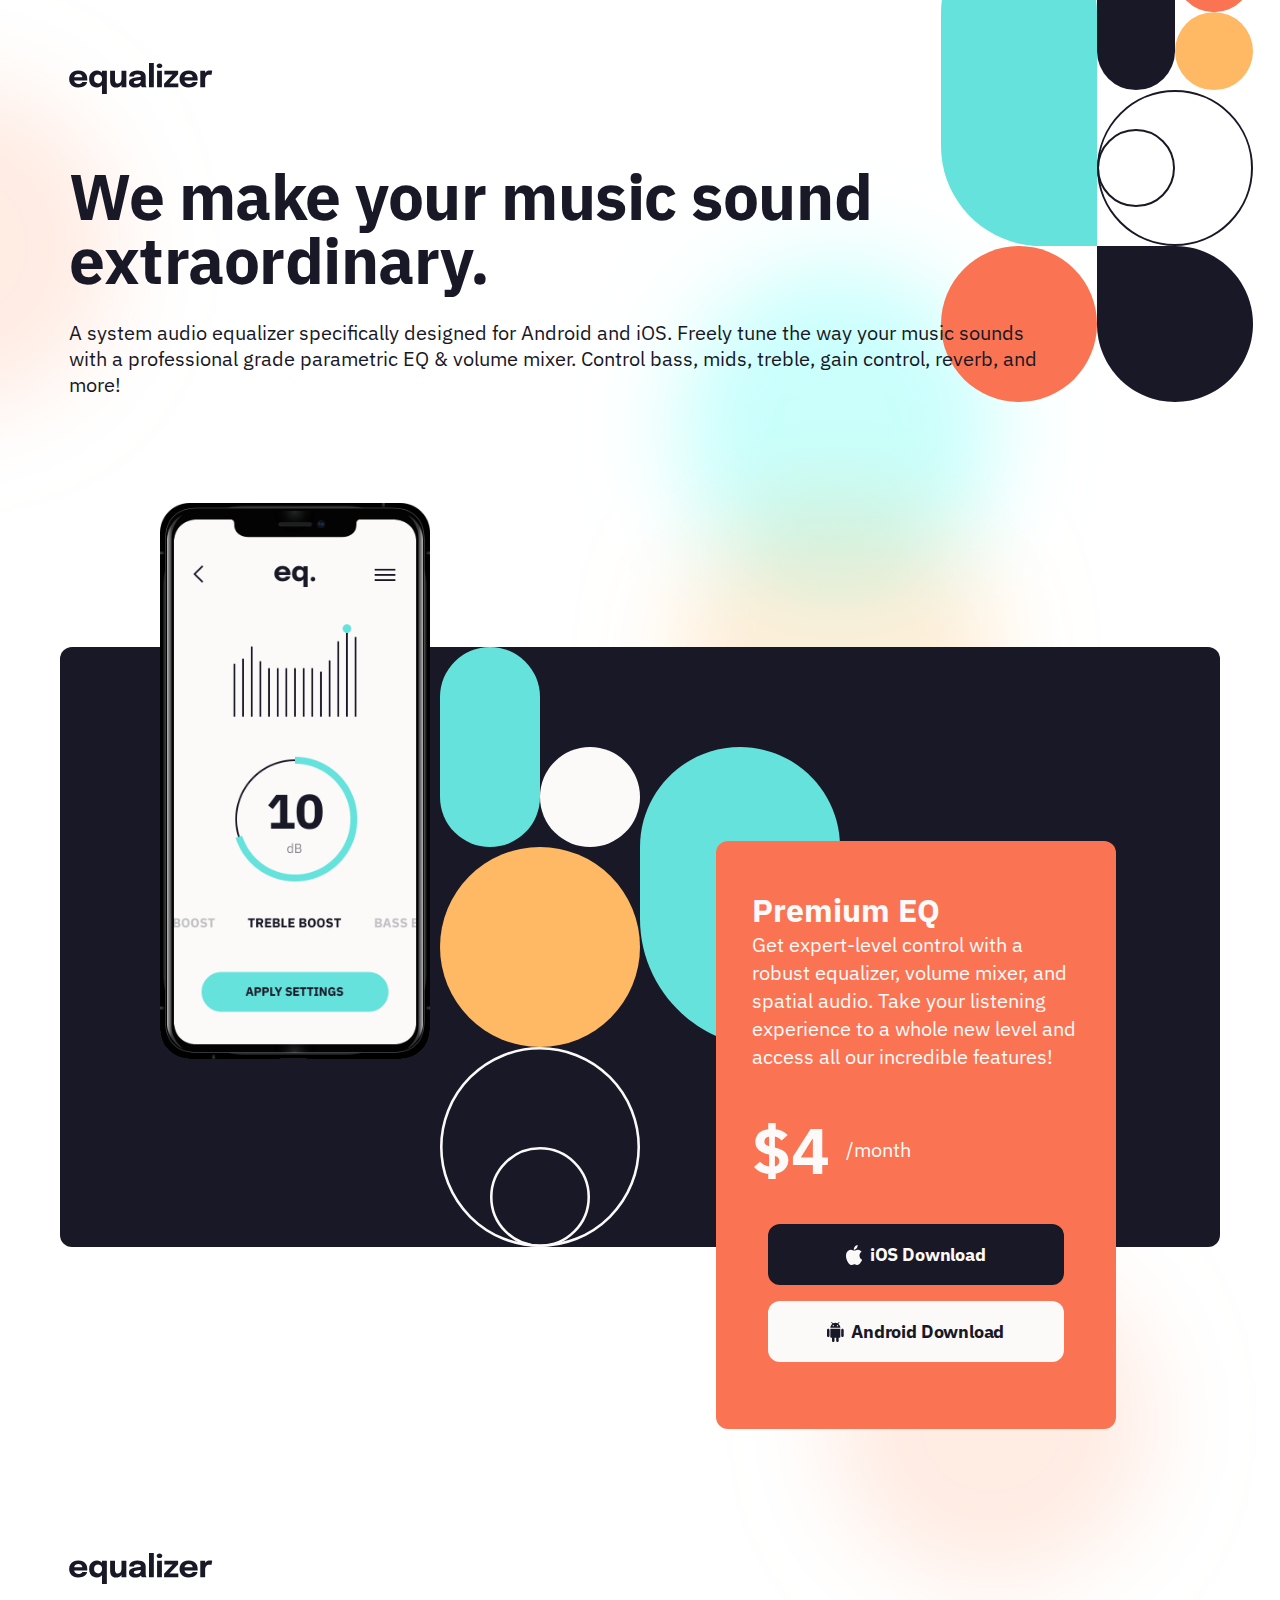
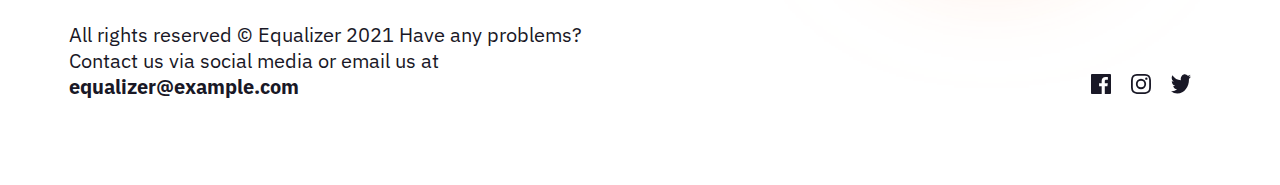
<file: index.html>
<!DOCTYPE html>
<html lang="en">

<head>
  <meta charset="UTF-8">
  <meta name="description" content="Author: W Głaz. Equalizer landing page from frontend mentor">
  <meta name="viewport" content="width=device-width, initial-scale=1.0">

  <link rel="icon" type="image/png" sizes="32x32" href="./assets/favicon-32x32.png">

  <title>Frontend Mentor | Equalizer landing page</title>
  <link rel="preconnect" href="https://fonts.googleapis.com">
  <link rel="preconnect" href="https://fonts.gstatic.com" crossorigin>
  <link href="https://fonts.googleapis.com/css2?family=IBM+Plex+Sans:wght@400;700&display=swap" rel="stylesheet">
  <link rel="stylesheet" href="css/style.css">
</head>

<body class="body">
  <header class="header container">
    <img src="assets/logo.svg" alt="" class="logo header__logo">
    <div class="hero">
      <h1 class="hero__title">We make your music sound extraordinary.</h1>
      <p class="hero__text">A system audio equalizer specifically designed for Android and iOS. Freely tune the
        way your music sounds with a professional grade parametric EQ & volume mixer. Control
        bass, mids, treble, gain control, reverb, and more!</p>
    </div>
  </header>
  <main class="main">
    <div class="main__background-image">
      <img src="assets/illustration-app.png" alt="mobile phone" class="main__img">

      <div class="main__text-content">
        <h2 class="main__title">Premium EQ</h2>
        <p class="main__text">Get expert-level control with a robust equalizer, volume mixer, and spatial audio. Take
          your listening experience to a whole new level and access all our incredible features!</p>
        <div class="main__price"><span class="big">$4</span> /month</div>
        <a href="#" class="btn btn--black"><img class="btn__icon" src="assets/icon-apple.svg" aria-hidden="true"> iOS
          Download</a>
        <a href="#" class="btn btn--white"><img class="btn__icon" src="assets/icon-android.svg" aria-hidden="true">
          Android Download</a>
      </div>
    </div>
  </main>
  <footer class="footer container">
    <img src="assets/logo.svg" alt="" class="logo footer__logo">
    <div class="footer__wrapper">
      <p class="footer__text">All rights reserved © Equalizer 2021
        Have any problems? Contact us via social media or email us at <br> <a class="footer__link"
          href="mailto:equalizer@example.com">equalizer@example.com</a> </p>
      <ul class="socials">
        <li><a class="footer__social-link" href="#"><img class="footer__social-link-icon" src="assets/icon-facebook.svg"
              alt="facebook link"></a></li>
        <li><a class="footer__social-link" href="#"><img class="footer__social-link-icon"
              src="assets/icon-instagram.svg" alt="instagram link"></a></li>
        <li><a class="footer__social-link" href="#"><img class="footer__social-link-icon" src="assets/icon-twitter.svg"
              alt="twitter link"></a></li>
      </ul>
    </div>
  </footer>
















</body>

</html>
</file>
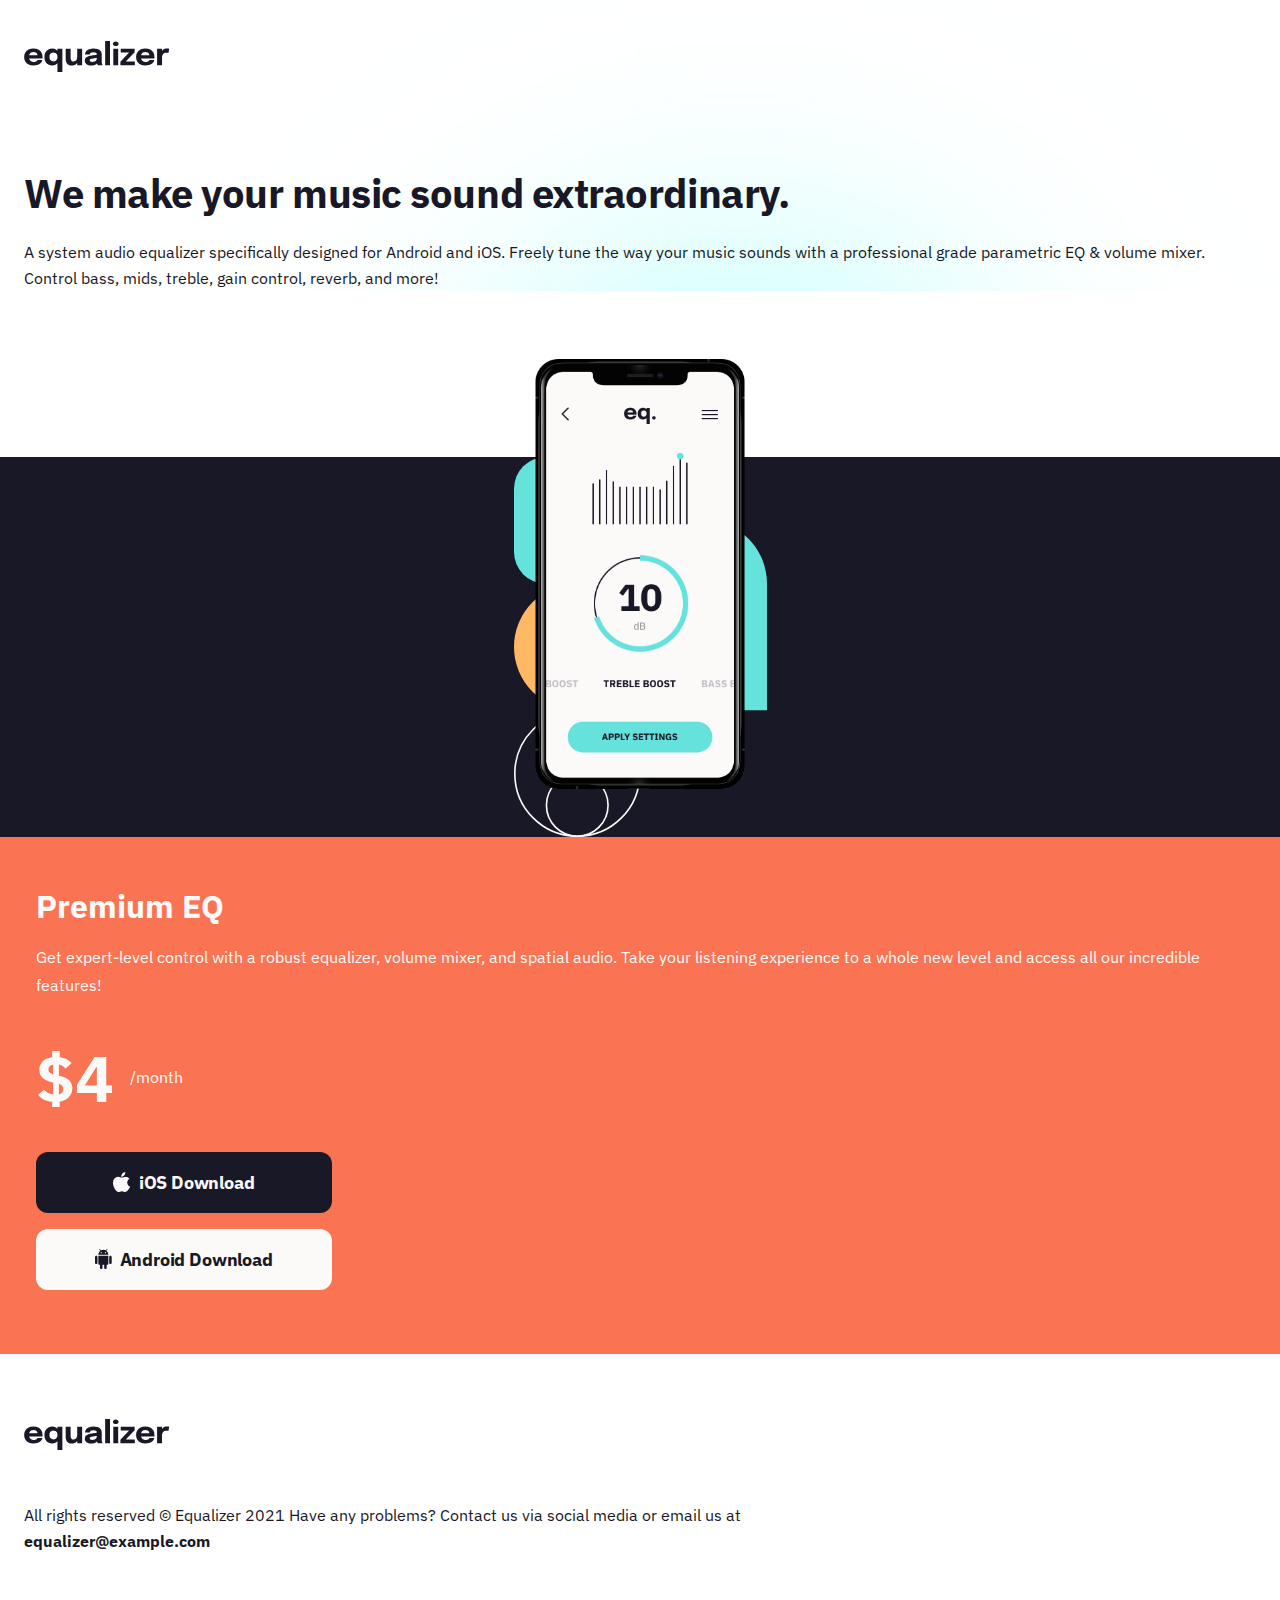
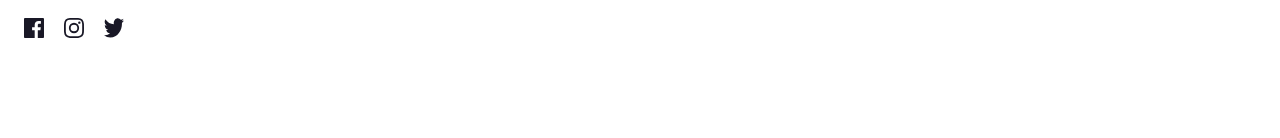
<file: starter-code/index.html>
<!DOCTYPE html>
<html lang="en">

<head>
  <meta charset="UTF-8">
  <meta name="viewport" content="width=device-width, initial-scale=1.0">

  <link rel="icon" type="image/png" sizes="32x32" href="./assets/favicon-32x32.png">

  <title>Frontend Mentor | Equalizer landing page</title>
  <link rel="preconnect" href="https://fonts.googleapis.com">
  <link rel="preconnect" href="https://fonts.gstatic.com" crossorigin>
  <link href="https://fonts.googleapis.com/css2?family=IBM+Plex+Sans:wght@400;700&display=swap" rel="stylesheet">
  <link rel="stylesheet" href="css/style.css">
</head>

<body class="body">
  <header class="header">
    <img src="assets/logo.svg" alt="" class="logo header__logo">
    <div class="hero">
      <h1 class="hero__title">We make your music sound extraordinary.</h1>
      <p class="hero__text">A system audio equalizer specifically designed for Android and iOS. Freely tune the
        way your music sounds with a professional grade parametric EQ & volume mixer. Control
        bass, mids, treble, gain control, reverb, and more!</p>
    </div>
  </header>
  <main class="main">
    <img src="assets/illustration-app.png" alt="mobile phone" class="main__img">
    <div class="main__background-image"></div>
    <div class="main__text-content">
      <h2 class="main__title">Premium EQ</h2>
      <p class="main__text">Get expert-level control with a robust equalizer, volume mixer, and spatial audio. Take
        your listening experience to a whole new level and access all our incredible features!</p>
      <div class="main__price"><span class="big">$4</span> /month</div>
      <a href="#" class="btn btn--black"><img class="btn__icon" src="assets/icon-apple.svg" alt=""> iOS Download</a>
      <a href="#" class="btn btn--white"><img class="btn__icon" src="assets/icon-android.svg"> Android Download</a>
    </div>
    <footer class="footer">
      <img src="assets/logo.svg" alt="" class="logo footer__logo">
      <p class="footer__text">All rights reserved © Equalizer 2021
        Have any problems? Contact us via social media or email us at <br> <a class="footer__link"
          href="mailto:equalizer@example.com">equalizer@example.com</a> </p>
      <ul class="socials">
        <li><a class="footer__social-link" href="#"><img class="footer__social-link-icon" src="assets/icon-facebook.svg"
              alt=""></a></li>
        <li><a class="footer__social-link" href="#"><img class="footer__social-link-icon"
              src="assets/icon-instagram.svg" alt=""></a></li>
        <li><a class="footer__social-link" href="#"><img class="footer__social-link-icon" src="assets/icon-twitter.svg"
              alt=""></a></li>
      </ul>
    </footer>
  </main>















</body>

</html>
</file>
<file: css/style.css>
* {
  margin: 0;
  padding: 0;
  -webkit-box-sizing: border-box;
          box-sizing: border-box;
}

.body {
  font-family: "IBM Plex Sans", sans-serif;
  font-weight: 400;
  font-size: 16px;
  color: #191826;
  background-image: url("../assets/bg-main-mobile.png");
  background-repeat: no-repeat;
  background-position: top -20% right 70%;
}

.container {
  padding: 0 1.5rem;
}

.header {
  padding-top: 2.499375rem;
}

.logo {
  width: 9rem;
  height: 2rem;
}

.header__logo {
  margin-bottom: 4rem;
}

.hero {
  margin-bottom: 10.375rem;
}

.hero__title {
  font-weight: bold;
  font-size: 2.5rem;
  letter-spacing: -0.4545px;
  margin-bottom: 1.25rem;
}

.hero__text {
  line-height: 1.625rem;
}

.main__background-image {
  height: 23.75rem;
  background-color: #191826;
  background-image: url("../assets/bg-pattern-2.svg");
  background-repeat: no-repeat;
  background-size: contain;
  background-position: center;
  border-radius: 12px;
  position: relative;
}

.main__img {
  position: absolute;
  top: -24%;
  width: 13.06rem;
  height: 26.875rem;
  left: 50%;
  -webkit-transform: translateX(-50%);
          transform: translateX(-50%);
  z-index: 3;
}

.main__text-content {
  position: absolute;
  top: 95%;
  width: 100%;
  background-color: #fa7453;
  color: #fcfaf9;
  padding: 3rem 2.25rem;
  border-radius: 12px;
}

.main__title {
  margin: 0;
  font-size: 2rem;
}

.main__text {
  line-height: 1.75rem;
  margin-bottom: 2.25rem;
}

.main__price {
  display: -webkit-box;
  display: -ms-flexbox;
  display: flex;
  -webkit-box-align: center;
      -ms-flex-align: center;
          align-items: center;
  margin-bottom: 2rem;
}

.big {
  font-size: 4.0625rem;
  font-weight: 700;
  margin-right: 1rem;
}

.btn {
  display: block;
  font-weight: 700;
  text-decoration: none;
  max-width: 18.5rem;
  height: 3.8125rem;
  letter-spacing: -0.18px;
  border-radius: 12px;
  display: -webkit-box;
  display: -ms-flexbox;
  display: flex;
  -webkit-box-align: center;
      -ms-flex-align: center;
          align-items: center;
  -webkit-box-pack: center;
      -ms-flex-pack: center;
          justify-content: center;
  margin: 0 auto 1rem;
  text-align: center;
  font-size: 1.125rem;
}

.btn__icon {
  margin-right: 0.455625rem;
  width: 17px;
  height: 20px;
}

.btn--black {
  background-color: #191826;
  color: #fcfaf9;
  -webkit-transition: 0.3s ease-in;
  transition: 0.3s ease-in;
}

.btn--black:hover {
  background-color: #66e2dc;
}

.btn--white {
  background-color: #fcfaf9;
  color: #191826;
  -webkit-transition: 0.3s ease-in;
  transition: 0.3s ease-in;
}

.btn--white:hover {
  background-color: #ffb964;
}

.footer {
  margin-top: 40.8125rem;
  padding-bottom: 5rem;
}

.footer__logo {
  margin-bottom: 2rem;
}

.footer__text {
  line-height: 1.625rem;
  margin-bottom: 4rem;
}

.footer__link {
  text-decoration: none;
  color: #191826;
  font-weight: 700;
}

.socials {
  display: -webkit-box;
  display: -ms-flexbox;
  display: flex;
  list-style: none;
  padding-left: 0;
}

.footer__social-link {
  margin-right: 20px;
  -webkit-transition: 0.3s ease-in;
  transition: 0.3s ease-in;
}

.footer__social-link-icon {
  height: 20px;
  width: 20px;
  -webkit-transition: 0.3s ease-in;
  transition: 0.3s ease-in;
}

.footer__social-link-icon:hover {
  -webkit-filter: invert(68%) sepia(58%) saturate(3846%) hue-rotate(326deg) brightness(100%) contrast(97%);
          filter: invert(68%) sepia(58%) saturate(3846%) hue-rotate(326deg) brightness(100%) contrast(97%);
}

@media (min-width: 768px) {
  .body {
    font-size: 18px;
    background-image: url("../assets/bg-pattern-1.svg"), url("../assets/bg-main-tablet.png");
    background-size: 266px 400px, 983px 808px;
    background-position: top -5% right -8%, top -20% right;
    background-repeat: no-repeat;
  }
  .container {
    padding: 0 2.4375rem;
  }
  .header {
    padding-top: 3.875rem;
  }
  .hero {
    padding-right: 10.625rem;
    margin-bottom: 15.5625rem;
  }
  .hero__title {
    font-size: 4rem;
    line-height: 4rem;
    margin-bottom: 1.75rem;
  }
  .main__background-image {
    width: 90.625%;
    height: 37.5rem;
    margin: 0 auto;
  }
  .main__img {
    left: 8.65%;
    -webkit-transform: translateX(0);
            transform: translateX(0);
    height: 34.75rem;
    width: 16.875rem;
  }
  .main__text-content {
    width: 25rem;
    right: 9%;
    top: 194px;
    bottom: -182px;
    z-index: 3;
  }
  .footer {
    margin-top: 19.0625rem;
    padding-bottom: 5.3125rem;
  }
  .footer__wrapper {
    display: -webkit-box;
    display: -ms-flexbox;
    display: flex;
    -webkit-box-pack: justify;
        -ms-flex-pack: justify;
            justify-content: space-between;
    -webkit-box-align: end;
        -ms-flex-align: end;
            align-items: flex-end;
  }
  .footer__text {
    -ms-flex-preferred-size: 50%;
        flex-basis: 50%;
  }
  .footer__text {
    margin: 0;
  }
}

@media (min-width: 1024px) {
  .body {
    font-size: 20px;
    background-image: url("../assets/bg-pattern-1.svg"), url("../assets/bg-main-desktop.png");
    background-size: 312px 468px, 1613px 1758px;
    background-position: top -5% right 27px, top -170% right 0;
    background-repeat: no-repeat;
  }
  .container {
    padding-left: 4.3125rem;
    padding-right: 4.3125rem;
  }
}

@media (min-width: 1440px) {
  .container {
    padding-left: 10.3125rem;
    padding-right: 10.3125rem;
  }
  .header__logo {
    margin-bottom: 7.9375rem;
  }
  .hero {
    max-width: 1215px;
  }
  .hero__title {
    font-size: 5.5rem;
    line-height: 5.5rem;
    margin-bottom: 2.5rem;
  }
  .hero__text {
    padding-right: 4.5rem;
    line-height: 2.125rem;
  }
  .main__background-image {
    width: 77%;
    height: 37.5rem;
    background-position: top center;
    background-size: 312px 468px;
  }
  .main__img {
    height: 37.875rem;
    width: 17.5rem;
    left: 18%;
  }
  .main__text-content {
    width: 27.875rem;
    right: 4%;
    top: 150px;
    bottom: -138px;
  }
  .footer {
    display: -webkit-box;
    display: -ms-flexbox;
    display: flex;
    -webkit-box-pack: justify;
        -ms-flex-pack: justify;
            justify-content: space-between;
  }
  .footer__logo {
    margin-right: 8.5625rem;
  }
}
/*# sourceMappingURL=style.css.map */
</file>
<file: starter-code/css/style.css>
.body {
  margin: 0;
  padding: 0;
  -webkit-box-sizing: border-box;
          box-sizing: border-box;
  font-family: "IBM Plex Sans", sans-serif;
  font-weight: 400;
  font-size: 16px;
  color: #191826;
}

.header {
  background-image: url("../assets/bg-main-mobile.png");
  background-size: cover;
  background-repeat: no-repeat;
  background-position: top -100px right -100px;
}

.logo {
  width: 9.130625rem;
  height: 2rem;
}

.header__logo {
  padding: 2.5rem 1.509377rem 4rem;
}

.hero__title {
  font-weight: bold;
  font-size: 2.5rem;
  letter-spacing: -0.4545px;
  padding: 0 1.5rem;
  margin-bottom: 1.25rem;
}

.hero__text {
  padding: 0 1.5rem;
  line-height: 1.625rem;
  margin-bottom: 166px;
}

.main {
  position: relative;
}

.main__img {
  position: absolute;
  top: -98px;
  width: 208.97px;
  height: 430px;
  left: 50%;
  -webkit-transform: translateX(-50%);
          transform: translateX(-50%);
}

.main__background-image {
  margin-top: 98px;
  width: 100%;
  height: 380px;
  background-color: #191826;
  background-image: url("../assets/bg-pattern-2.svg");
  background-repeat: no-repeat;
  background-size: contain;
  background-position: center;
}

.main__text-content {
  background-color: #fa7453;
  padding: 3rem 2.25rem;
  color: #fcfaf9;
}

.main__title {
  margin: 0;
  font-size: 2rem;
}

.main__text {
  line-height: 1.75rem;
  margin-bottom: 2.25rem;
}

.main__price {
  display: -webkit-box;
  display: -ms-flexbox;
  display: flex;
  -webkit-box-align: center;
      -ms-flex-align: center;
          align-items: center;
  margin-bottom: 2rem;
}

.big {
  font-size: 4.0625rem;
  font-weight: 700;
  margin-right: 1rem;
}

.btn {
  display: block;
  font-weight: 700;
  text-decoration: none;
  width: 296px;
  height: 61px;
  letter-spacing: -0.18px;
  border-radius: 12px;
  display: -webkit-box;
  display: -ms-flexbox;
  display: flex;
  -webkit-box-align: center;
      -ms-flex-align: center;
          align-items: center;
  -webkit-box-pack: center;
      -ms-flex-pack: center;
          justify-content: center;
  margin-bottom: 1rem;
  text-align: center;
  font-size: 18px;
}

.btn__icon {
  margin-right: 0.455625rem;
}

.btn--black {
  background-color: #191826;
  color: #fcfaf9;
}

.btn--white {
  background-color: #fcfaf9;
  color: #191826;
}

.footer {
  padding: 4rem 1.5rem 5rem;
}

.footer__logo {
  margin-bottom: 2rem;
}

.footer__text {
  line-height: 1.625rem;
  margin-bottom: 4rem;
}

.footer__link {
  text-decoration: none;
  color: #191826;
  font-weight: 700;
}

.socials {
  display: -webkit-box;
  display: -ms-flexbox;
  display: flex;
  list-style: none;
  padding-left: 0;
}

.footer__social-link {
  margin-right: 20px;
}

.footer__social-link-icon {
  height: 20px;
  width: 20px;
}
/*# sourceMappingURL=style.css.map */
</file>
